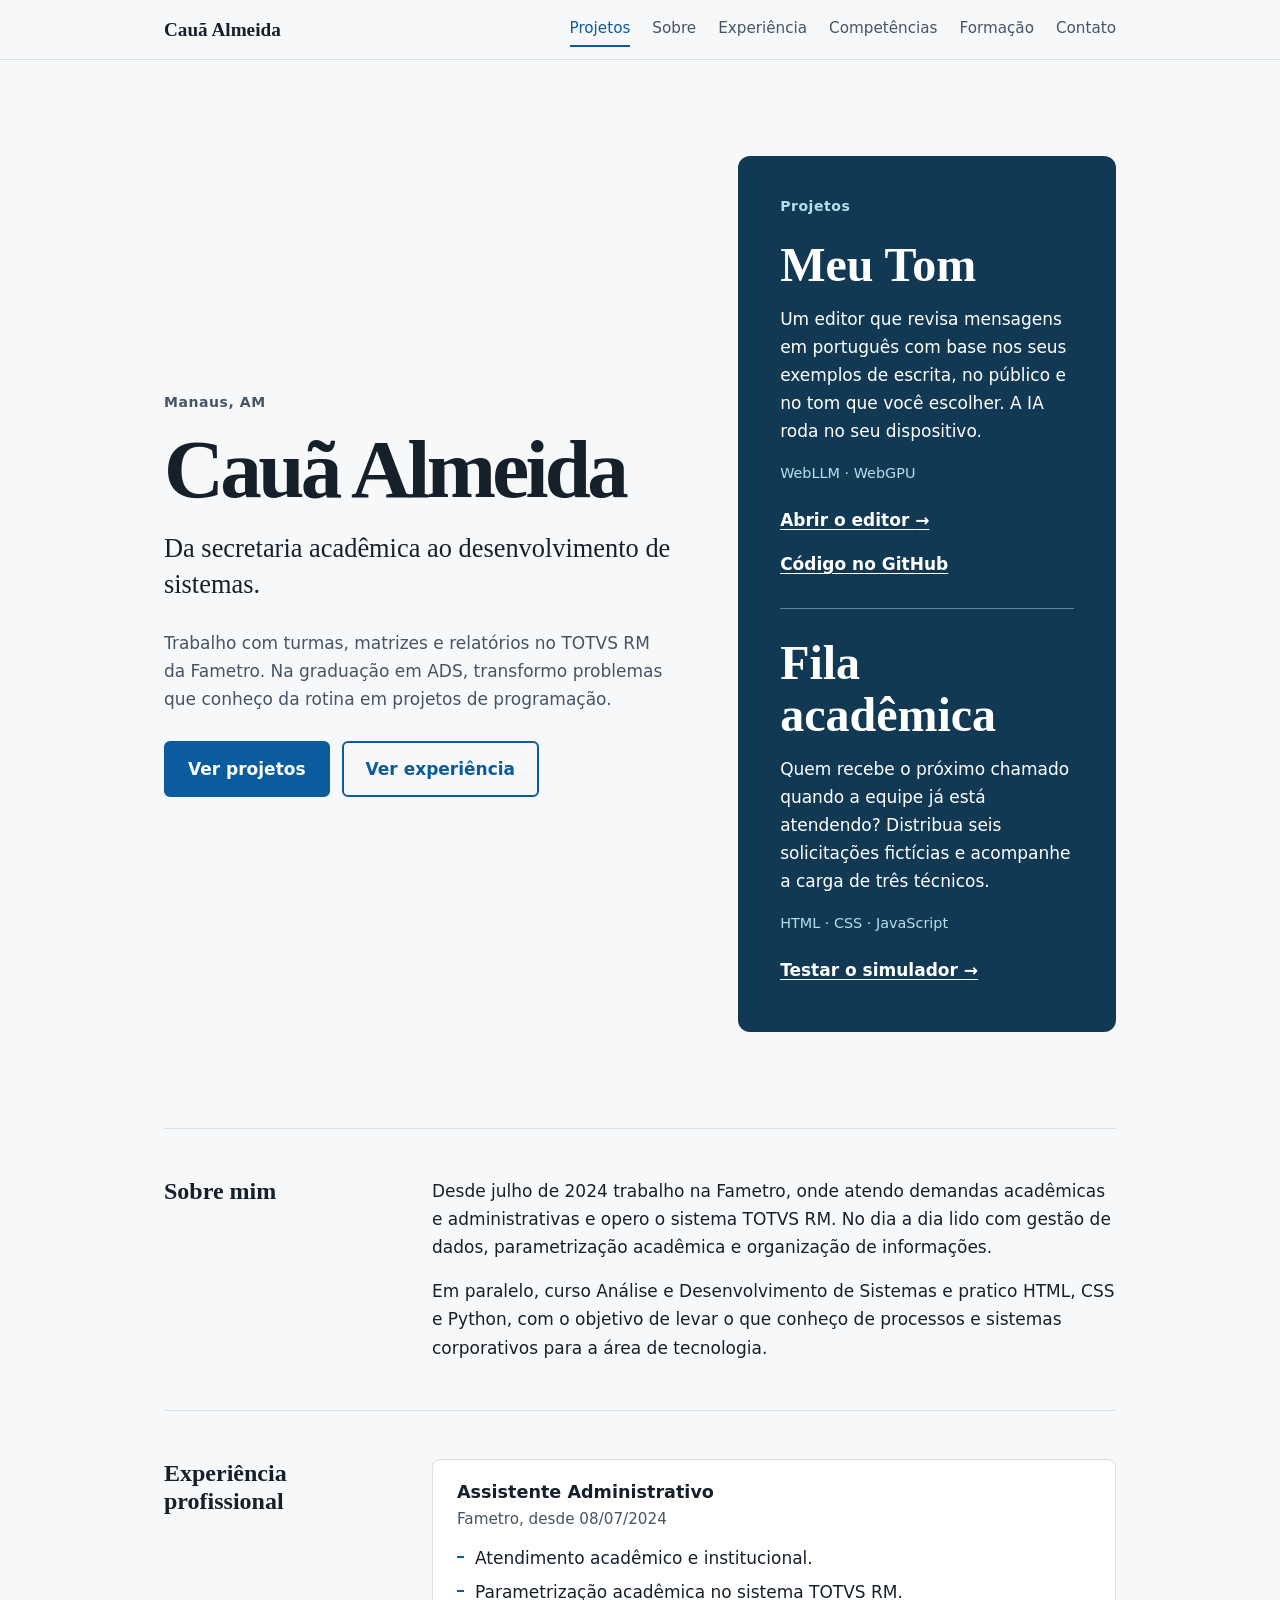
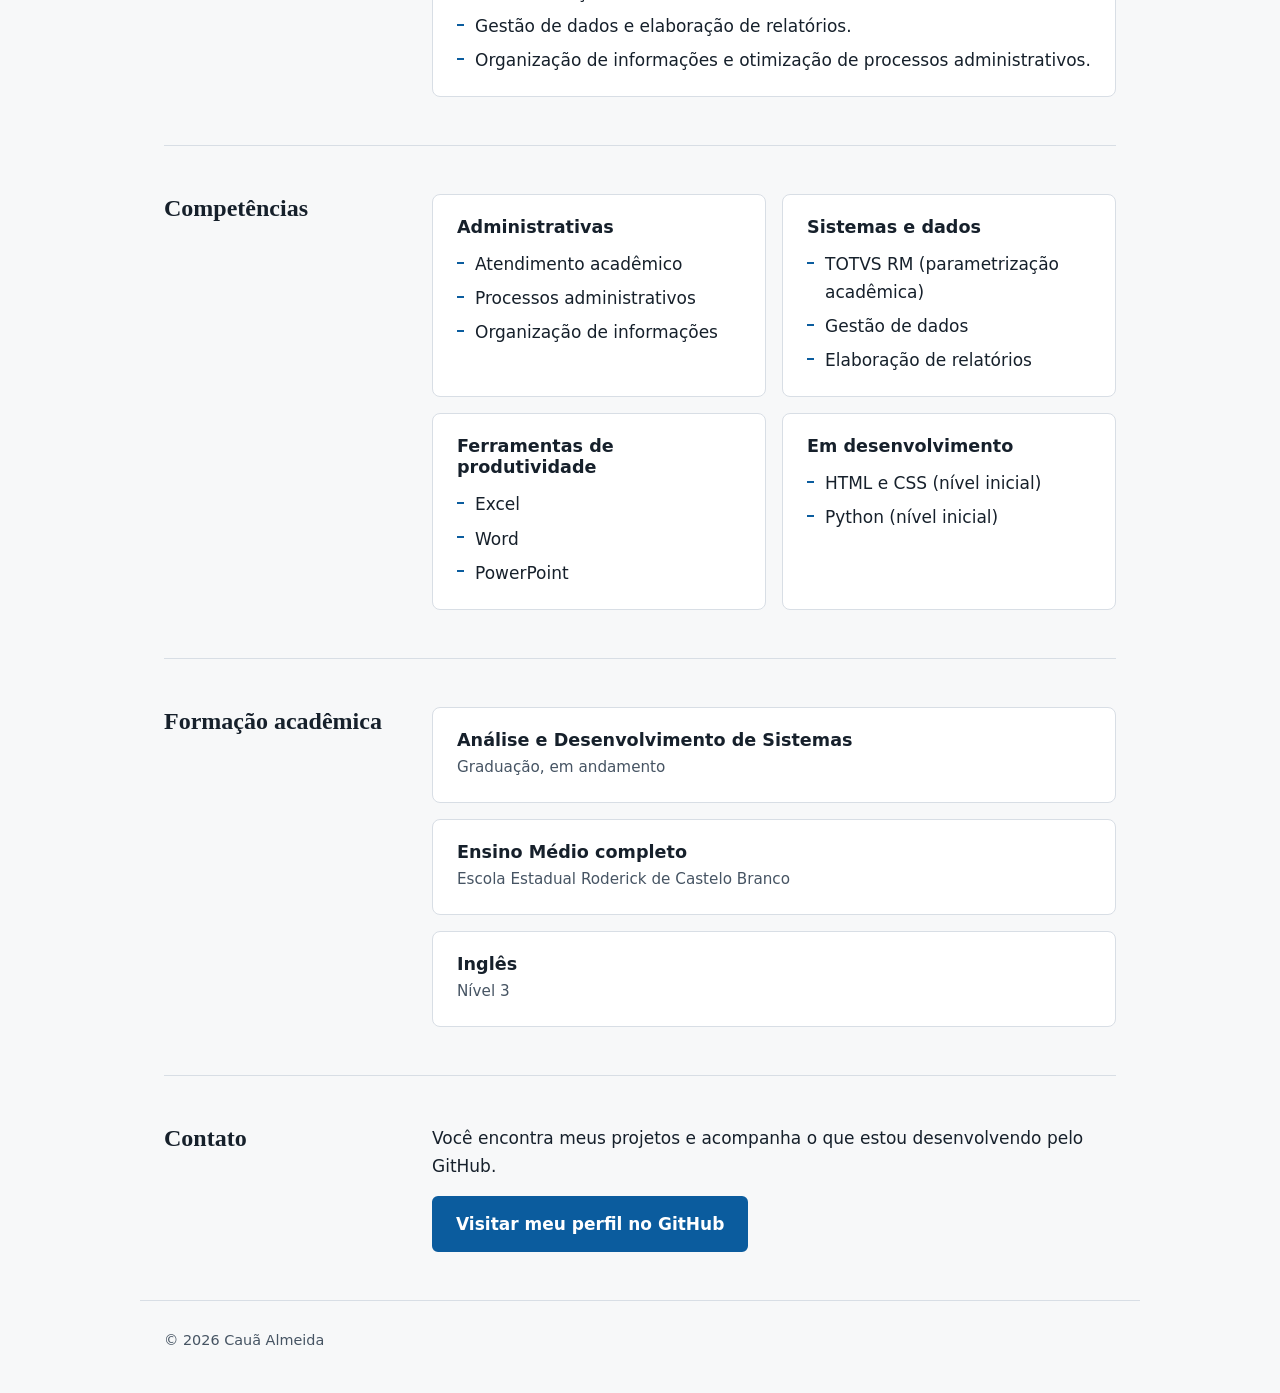
<file: index.html>
<!DOCTYPE html>
<html lang="pt-BR">
<head>
    <meta charset="UTF-8">
    <meta name="viewport" content="width=device-width, initial-scale=1.0">
    <title>Cauã Almeida | Assistente Administrativo e estudante de ADS</title>
    <meta name="description" content="Portfólio de Cauã Almeida: assistente administrativo na Fametro com experiência no TOTVS RM e estudante de Análise e Desenvolvimento de Sistemas.">
    <meta name="theme-color" content="#0b5c9e">
    <link rel="canonical" href="https://cauaalmeida.netlify.app/">
    <meta property="og:type" content="website">
    <meta property="og:locale" content="pt_BR">
    <meta property="og:title" content="Cauã Almeida | Assistente Administrativo e estudante de ADS">
    <meta property="og:description" content="Experiência com TOTVS RM, gestão de dados e processos administrativos, em formação em Análise e Desenvolvimento de Sistemas.">
    <meta property="og:url" content="https://cauaalmeida.netlify.app/">
    <meta name="twitter:card" content="summary">
    <link rel="icon" href="data:image/svg+xml,%3Csvg xmlns='http://www.w3.org/2000/svg' viewBox='0 0 32 32'%3E%3Crect width='32' height='32' rx='7' fill='%230b5c9e'/%3E%3Ctext x='16' y='22' font-family='Georgia,serif' font-size='18' font-weight='700' text-anchor='middle' fill='white'%3EC%3C/text%3E%3C/svg%3E">
    <link rel="stylesheet" href="portfolio_styles.css">
    <script src="script.js" defer></script>
</head>
<body>
    <a class="pular" href="#conteudo">Ir para o conteúdo</a>

    <header class="topo">
        <div class="topo-interno">
            <a class="marca" href="#inicio">Cauã Almeida</a>
            <button class="menu-btn" type="button" aria-expanded="false" aria-controls="menu">Menu</button>
            <nav class="menu" id="menu" aria-label="Principal">
                <a href="#projetos">Projetos</a>
                <a href="#sobre">Sobre</a>
                <a href="#experiencia">Experiência</a>
                <a href="#competencias">Competências</a>
                <a href="#formacao">Formação</a>
                <a href="#contato">Contato</a>
            </nav>
        </div>
    </header>

    <main id="conteudo">
        <div class="abertura">
            <section class="hero" id="inicio">
                <p class="local">Manaus, AM</p>
                <h1>Cauã Almeida</h1>
                <p class="destaque">Da secretaria acadêmica ao desenvolvimento de sistemas.</p>
                <p>Trabalho com turmas, matrizes e relatórios no TOTVS RM da Fametro. Na graduação em ADS, transformo problemas que conheço da rotina em projetos de programação.</p>
                <div class="acoes">
                    <a class="btn" href="#projetos">Ver projetos</a>
                    <a class="btn btn-sec" href="#experiencia">Ver experiência</a>
                </div>
            </section>

            <section class="projeto" id="projetos" aria-labelledby="t-proj">
                <h2 id="t-proj">Projetos</h2>
                <article>
                    <h3>Meu Tom</h3>
                    <p>Um editor que revisa mensagens em português com base nos seus exemplos de escrita, no público e no tom que você escolher. A IA roda no seu dispositivo.</p>
                    <p class="tecnologias">WebLLM · WebGPU</p>
                    <div class="links-projeto">
                        <a href="https://caua-wi.github.io/Meu-Tom-/">Abrir o editor <span aria-hidden="true">→</span></a>
                        <a href="https://github.com/Caua-wi/Meu-Tom-">Código no GitHub</a>
                    </div>
                </article>
                <article>
                    <h3>Fila acadêmica</h3>
                    <p>Quem recebe o próximo chamado quando a equipe já está atendendo? Distribua seis solicitações fictícias e acompanhe a carga de três técnicos.</p>
                    <p class="tecnologias">HTML · CSS · JavaScript</p>
                    <a href="projetos/fila-academica/index.html">Testar o simulador <span aria-hidden="true">→</span></a>
                </article>
            </section>
        </div>

        <section class="secao" id="sobre" aria-labelledby="t-sobre">
            <h2 id="t-sobre">Sobre mim</h2>
            <div class="conteudo">
                <p>Desde julho de 2024 trabalho na Fametro, onde atendo demandas acadêmicas e administrativas e opero o sistema TOTVS RM. No dia a dia lido com gestão de dados, parametrização acadêmica e organização de informações.</p>
                <p>Em paralelo, curso Análise e Desenvolvimento de Sistemas e pratico HTML, CSS e Python, com o objetivo de levar o que conheço de processos e sistemas corporativos para a área de tecnologia.</p>
            </div>
        </section>

        <section class="secao" id="experiencia" aria-labelledby="t-exp">
            <h2 id="t-exp">Experiência profissional</h2>
            <div class="conteudo">
                <article class="bloco">
                    <h3>Assistente Administrativo</h3>
                    <p class="meta">Fametro, desde 08/07/2024</p>
                    <ul>
                        <li>Atendimento acadêmico e institucional.</li>
                        <li>Parametrização acadêmica no sistema TOTVS RM.</li>
                        <li>Gestão de dados e elaboração de relatórios.</li>
                        <li>Organização de informações e otimização de processos administrativos.</li>
                    </ul>
                </article>
            </div>
        </section>

        <section class="secao" id="competencias" aria-labelledby="t-comp">
            <h2 id="t-comp">Competências</h2>
            <div class="conteudo grade">
                <article class="bloco">
                    <h3>Administrativas</h3>
                    <ul>
                        <li>Atendimento acadêmico</li>
                        <li>Processos administrativos</li>
                        <li>Organização de informações</li>
                    </ul>
                </article>
                <article class="bloco">
                    <h3>Sistemas e dados</h3>
                    <ul>
                        <li>TOTVS RM (parametrização acadêmica)</li>
                        <li>Gestão de dados</li>
                        <li>Elaboração de relatórios</li>
                    </ul>
                </article>
                <article class="bloco">
                    <h3>Ferramentas de produtividade</h3>
                    <ul>
                        <li>Excel</li>
                        <li>Word</li>
                        <li>PowerPoint</li>
                    </ul>
                </article>
                <article class="bloco">
                    <h3>Em desenvolvimento</h3>
                    <ul>
                        <li>HTML e CSS (nível inicial)</li>
                        <li>Python (nível inicial)</li>
                    </ul>
                </article>
            </div>
        </section>

        <section class="secao" id="formacao" aria-labelledby="t-form">
            <h2 id="t-form">Formação acadêmica</h2>
            <div class="conteudo">
                <article class="bloco">
                    <h3>Análise e Desenvolvimento de Sistemas</h3>
                    <p class="meta">Graduação, em andamento</p>
                </article>
                <article class="bloco">
                    <h3>Ensino Médio completo</h3>
                    <p class="meta">Escola Estadual Roderick de Castelo Branco</p>
                </article>
                <article class="bloco">
                    <h3>Inglês</h3>
                    <p class="meta">Nível 3</p>
                </article>
            </div>
        </section>

        <section class="secao" id="contato" aria-labelledby="t-cont">
            <h2 id="t-cont">Contato</h2>
            <div class="conteudo">
                <p>Você encontra meus projetos e acompanha o que estou desenvolvendo pelo GitHub.</p>
                <a class="btn" href="https://github.com/Caua-wi">Visitar meu perfil no GitHub</a>
            </div>
        </section>
    </main>

    <footer class="rodape">
        <p>© 2026 Cauã Almeida</p>
    </footer>
</body>
</html>
</file>
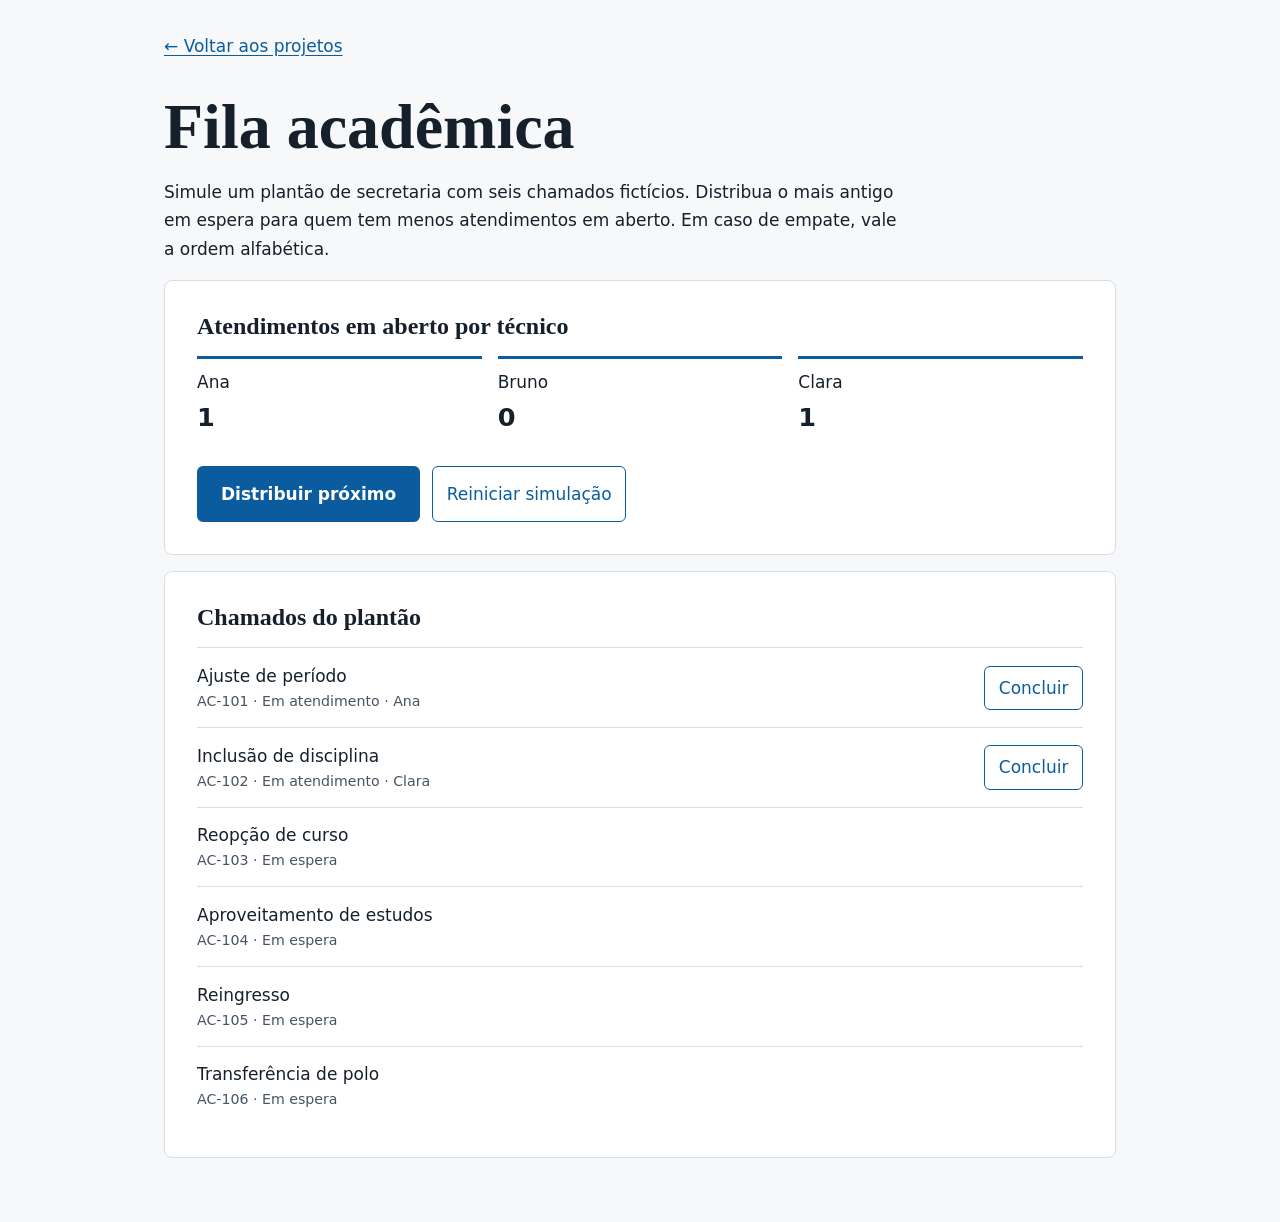
<file: projetos/fila-academica/index.html>
<!DOCTYPE html>
<html lang="pt-BR">
<head>
  <meta charset="utf-8">
  <meta name="viewport" content="width=device-width, initial-scale=1">
  <title>Fila acadêmica | Cauã Almeida</title>
  <link rel="stylesheet" href="../../portfolio_styles.css">
  <style>
    main { padding-block: 2rem 4rem; }
    h1 { font: bold clamp(2.4rem,7vw,4rem)/1.1 var(--serif); margin: 2rem 0 1rem; }
    h2 { font: bold 1.5rem var(--serif); margin-bottom: 1rem; }
    .painel { background: white; border: 1px solid var(--linha); border-radius: 8px; padding: clamp(1rem,3vw,2rem); margin-top: 1rem; }
    #carga { display: flex; gap: 1rem; flex-wrap: wrap; }
    #carga li { flex: 1 1 8rem; border-top: 3px solid var(--destaque); padding-top: .6rem; }
    #carga strong { display: block; font-size: 1.6rem; }
    #fila li { display: flex; align-items: center; justify-content: space-between; flex-wrap: wrap; gap: .75rem; border-top: 1px solid var(--linha); padding: .85rem 0; }
    #fila small { display: block; color: var(--suave); }
    button { font: inherit; cursor: pointer; }
    .btn:disabled { background: var(--suave); border-color: var(--suave); cursor: default; transform: none; }
    button.secundario { background: white; color: var(--destaque); border: 1px solid var(--destaque); border-radius: 6px; padding: .45rem .85rem; }
    #aviso { margin: .8rem 0 0; }
    #aviso:empty { margin: 0; }
  </style>
  <script src="fila.js" defer></script>
</head>
<body>
  <main>
    <a href="../../index.html#projetos">← Voltar aos projetos</a>
    <h1>Fila acadêmica</h1>
    <p>Simule um plantão de secretaria com seis chamados fictícios. Distribua o mais antigo em espera para quem tem menos atendimentos em aberto. Em caso de empate, vale a ordem alfabética.</p>
    <noscript>Ative o JavaScript para testar a distribuição de chamados.</noscript>
    <section class="painel">
      <h2>Atendimentos em aberto por técnico</h2>
      <ul id="carga"></ul>
      <div class="acoes">
        <button id="distribuir" class="btn" type="button">Distribuir próximo</button>
        <button id="reiniciar" class="secundario" type="button">Reiniciar simulação</button>
      </div>
      <p id="aviso" role="status"></p>
    </section>
    <section class="painel">
      <h2>Chamados do plantão</h2>
      <ul id="fila"></ul>
    </section>
  </main>
</body>
</html>
</file>
<file: portfolio_styles.css>
/* Portfólio – Cauã Almeida */

:root {
    --bg: #f7f8f9;
    --superficie: #ffffff;
    --tinta: #16202b;
    --suave: #465463;
    --linha: #d8dee5;
    --destaque: #0b5c9e;
    --destaque-escuro: #08457a;
    --serif: "Iowan Old Style", "Palatino Linotype", Georgia, serif;
    --sans: system-ui, -apple-system, "Segoe UI", Roboto, Arial, sans-serif;
}

*, *::before, *::after { box-sizing: border-box; }

html { scroll-behavior: smooth; scroll-padding-top: 76px; }

body {
    margin: 0;
    font-family: var(--sans);
    font-size: 1.0625rem;
    line-height: 1.65;
    color: var(--tinta);
    background: var(--bg);
    -webkit-font-smoothing: antialiased;
}

h1, h2, h3 { line-height: 1.2; margin: 0; }
p { margin: 0 0 1em; max-width: 68ch; }
ul { margin: 0; padding: 0; list-style: none; }
a { color: var(--destaque); text-underline-offset: 3px; }
a:hover { color: var(--destaque-escuro); }

:focus-visible { outline: 3px solid var(--destaque); outline-offset: 3px; border-radius: 4px; }

.pular {
    position: absolute; left: 12px; top: -60px; z-index: 20;
    background: var(--destaque); color: #fff; padding: 10px 16px; border-radius: 6px;
}
.pular:focus { top: 12px; }

/* Cabeçalho */
.topo {
    position: sticky; top: 0; z-index: 10;
    background: rgba(247, 248, 249, 0.94);
    backdrop-filter: blur(6px);
    border-bottom: 1px solid var(--linha);
}
.topo-interno {
    max-width: 1000px; margin: 0 auto; padding: 12px 24px;
    display: flex; align-items: center; justify-content: space-between; gap: 16px;
}
.marca { font-family: var(--serif); font-size: 1.2rem; font-weight: 700; color: var(--tinta); text-decoration: none; }
.menu { display: flex; gap: 22px; }
.menu a { color: var(--suave); text-decoration: none; font-size: 0.95rem; padding: 4px 0; border-bottom: 2px solid transparent; transition: color .2s, border-color .2s; }
.menu a:hover, .menu a[aria-current="true"] { color: var(--destaque); border-bottom-color: var(--destaque); }
.menu-btn { display: none; font: inherit; font-size: 0.95rem; color: var(--tinta); background: var(--superficie); border: 1px solid var(--linha); border-radius: 6px; padding: 6px 14px; cursor: pointer; }

/* Estrutura */
main { max-width: 1000px; margin: 0 auto; padding: 0 24px; }

.abertura {
    display: grid;
    grid-template-columns: minmax(0, 1.35fr) minmax(0, 1fr);
    gap: clamp(24px, 5vw, 64px);
    align-items: center;
    padding-block: clamp(44px, 8vw, 96px);
}
.hero h1 { font: bold clamp(3rem, 7vw, 5.2rem)/1 var(--serif); letter-spacing: -.045em; margin-bottom: 20px; }
.hero p { color: var(--suave); }
.hero .local, .projeto h2 { font-size: .875rem; font-weight: 650; letter-spacing: .04em; }
.hero .destaque { font: 500 clamp(1.3rem, 2.5vw, 1.65rem)/1.35 var(--serif); color: var(--tinta); }
.projeto { background: #123954; color: white; border-radius: 12px; padding: clamp(24px, 4vw, 42px); }
.projeto h2, .tecnologias { color: #b7dfed; }
.projeto h3 { font: bold clamp(2rem, 4vw, 3rem)/1.08 var(--serif); margin: 24px 0 14px; }
.tecnologias { font-size: .9rem; }
.projeto a { display: inline-block; font-weight: 650; color: white; padding-block: 6px; }
.projeto article + article { margin-top: 24px; padding-top: 4px; border-top: 1px solid #638499; }
.links-projeto { display: flex; flex-wrap: wrap; gap: 4px 18px; }
.projeto a:focus-visible { outline-color: white; }
@media (max-width: 760px) {
    .abertura { grid-template-columns: 1fr; }
}

.acoes { display: flex; flex-wrap: wrap; gap: 12px; margin-top: 28px; }
.btn {
    display: inline-block; padding: 12px 22px; border-radius: 6px; border: 2px solid var(--destaque);
    background: var(--destaque); color: #fff; font-weight: 600; text-decoration: none;
    transition: background-color .2s, color .2s, transform .2s;
}
.btn:hover { background: var(--destaque-escuro); border-color: var(--destaque-escuro); color: #fff; transform: translateY(-2px); }
.btn-sec { background: transparent; color: var(--destaque); }
.btn-sec:hover { background: var(--destaque); border-color: var(--destaque); }

.secao {
    display: grid; grid-template-columns: 220px 1fr; gap: 24px 48px;
    padding: 48px 0; border-top: 1px solid var(--linha);
}
.secao h2 { font-family: var(--serif); font-size: 1.5rem; }
.conteudo { display: grid; gap: 16px; align-content: start; min-width: 0; }
.conteudo > p { margin: 0; }
.grade { grid-template-columns: repeat(2, minmax(0, 1fr)); }

/* Blocos de conteúdo com animação ao passar o mouse */
.bloco {
    background: var(--superficie); border: 1px solid var(--linha); border-radius: 8px; padding: 22px 24px;
    transition: transform .25s ease, box-shadow .25s ease, border-color .25s ease;
}
.bloco:hover { transform: translateY(-4px); border-color: var(--destaque); box-shadow: 0 10px 24px rgba(11, 92, 158, 0.12); }
.bloco h3 { font-size: 1.1rem; margin-bottom: 4px; }
.bloco .meta { color: var(--suave); font-size: 0.95rem; margin: 0; }
.bloco ul { margin-top: 12px; display: grid; gap: 6px; }
.bloco li { position: relative; padding-left: 18px; }
.bloco li::before { content: ""; position: absolute; left: 0; top: 0.7em; width: 7px; height: 2px; background: var(--destaque); }
.bloco > p:not(.meta) { margin-top: 10px; }

.vazio { color: var(--suave); border: 1px dashed var(--linha); border-radius: 8px; padding: 22px 24px; background: transparent; }

.contatos { display: grid; gap: 8px; margin: 4px 0 8px; }
.contatos a { font-weight: 500; }
.conteudo .btn { justify-self: start; }

.rodape { max-width: 1000px; margin: 0 auto; padding: 28px 24px 40px; border-top: 1px solid var(--linha); color: var(--suave); font-size: 0.9rem; }
.rodape p { margin: 0; }

/* Celular */
@media (max-width: 760px) {
    html { scroll-padding-top: 64px; }
    .secao { grid-template-columns: 1fr; padding: 36px 0; }
    .grade { grid-template-columns: 1fr; }

    .js .menu-btn { display: inline-block; }
    .js .menu {
        display: none; position: absolute; left: 0; right: 0; top: 100%;
        flex-direction: column; gap: 0; background: var(--bg); border-bottom: 1px solid var(--linha); padding: 8px 24px 16px;
    }
    .js .menu.aberto { display: flex; }
    .js .menu a { padding: 12px 0; font-size: 1rem; border-bottom: 1px solid var(--linha); }
    html:not(.js) .menu { flex-wrap: wrap; gap: 6px 16px; }
    html:not(.js) .topo-interno { flex-direction: column; align-items: flex-start; }
}

@media (prefers-reduced-motion: reduce) {
    html { scroll-behavior: auto; }
    *, *::before, *::after { transition: none !important; }
    .bloco:hover, .btn:hover { transform: none; }
}
</file>
